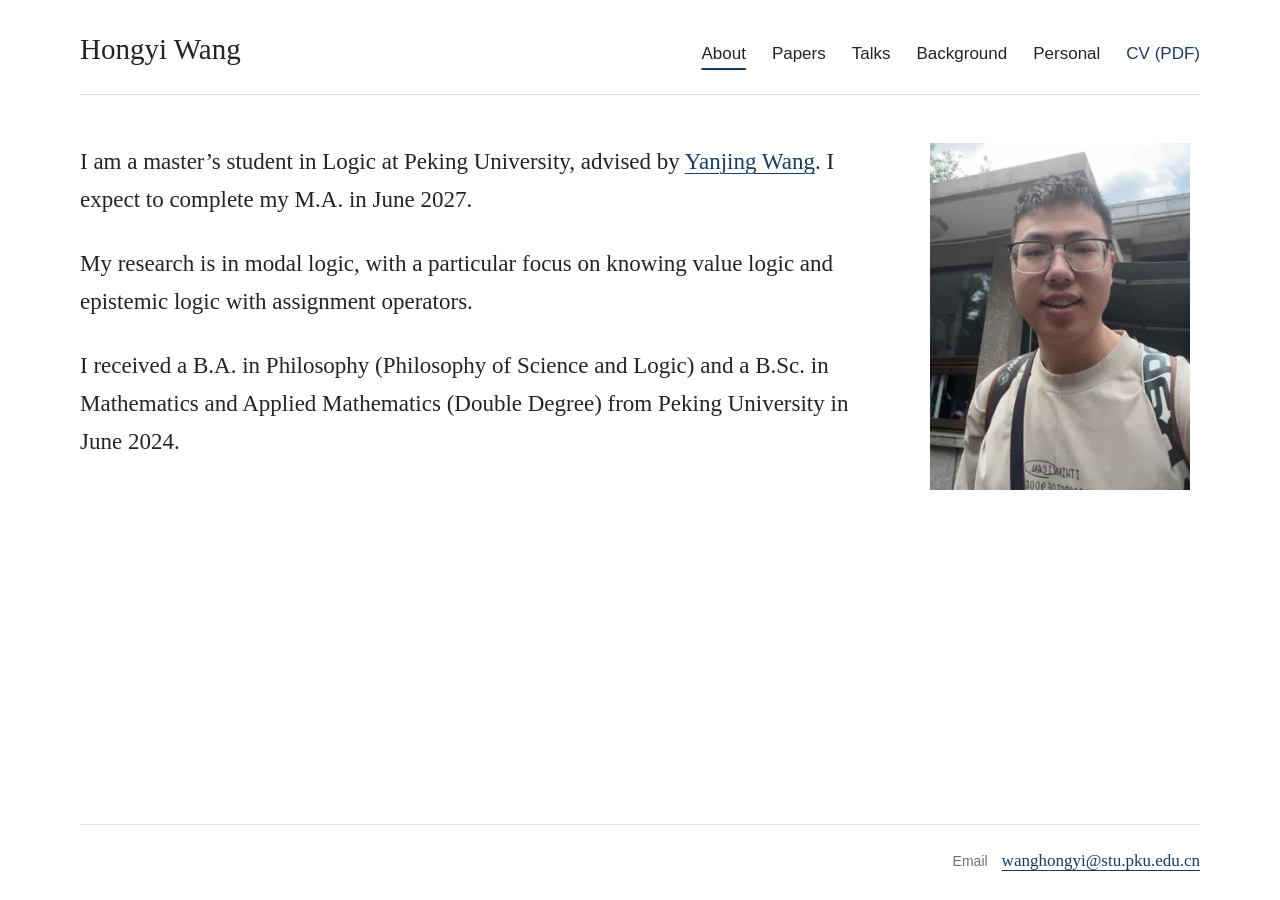
<file: index.html>
<!doctype html>
<html lang="en" data-site-version="http-profile-v5">
<head>
  <meta charset="utf-8">
  <meta name="viewport" content="width=device-width, initial-scale=1">
  <meta name="color-scheme" content="light">
  <title>Hongyi Wang — Logic</title>
  <meta name="description" content="Hongyi Wang is a master's student in Logic at Peking University, working on knowing value logic and epistemic logic with assignment operators.">
  <link rel="canonical" href="https://wanghongyi-logic.github.io/">
  <meta property="og:type" content="website">
  <meta property="og:title" content="Hongyi Wang — Logic">
  <meta property="og:description" content="Logic at Peking University. Papers, talks, and academic background.">
  <meta property="og:url" content="https://wanghongyi-logic.github.io/">
  <meta name="theme-color" content="#ffffff">
  <link rel="icon" href="data:,">
  <link rel="preload" as="image" type="image/webp" href="assets/hongyi-wang-600.webp" imagesrcset="assets/hongyi-wang-300.webp 300w, assets/hongyi-wang-600.webp 600w" imagesizes="(max-width: 760px) 220px, (max-width: 1000px) 240px, 260px" fetchpriority="high">
  <link rel="stylesheet" href="styles.css?v=http-profile-v5">
  <script src="script.js?v=http-profile-v5" defer></script>
  <script type="application/ld+json">
  {"@context":"https://schema.org","@type":"Person","name":"Hongyi Wang","url":"https://wanghongyi-logic.github.io/","email":"mailto:wanghongyi@stu.pku.edu.cn","affiliation":{"@type":"CollegeOrUniversity","name":"Peking University"},"knowsAbout":["Modal logic","Knowing value logic","Epistemic logic with assignment operators"]}
  </script>
</head>
<body>
  <a class="skip-link" href="#main">Skip to content</a>
  <div class="page">
    <header class="site-header">
      <a class="site-name" href="index.html?v=http-profile-v5">Hongyi Wang</a>
      <button class="menu-toggle" type="button" aria-label="Open navigation" aria-expanded="false" aria-controls="primary-nav">
        <svg width="20" height="20" viewBox="0 0 24 24" fill="none" stroke="currentColor" stroke-width="1.5" stroke-linecap="round" aria-hidden="true"><path class="menu-open-icon" d="M4 6h16M4 12h16M4 18h16"/><path class="menu-close-icon" d="m5 5 14 14M19 5 5 19"/></svg>
      </button>
      <nav id="primary-nav" aria-label="Primary navigation">
          <a href="index.html?v=http-profile-v5" aria-current="page">About</a>
          <a href="papers.html?v=http-profile-v5">Papers</a>
          <a href="talks.html?v=http-profile-v5">Talks</a>
          <a href="background.html?v=http-profile-v5">Background</a>
          <a href="personal.html?v=http-profile-v5">Personal</a>
          <a class="cv-link" href="assets/hongyi-wang-cv.pdf?v=20261119-python-proficient" type="application/pdf" target="_blank" rel="noopener">CV (PDF)</a>
      </nav>
    </header>
    <main id="main" class="about-page" tabindex="-1" aria-label="About Hongyi Wang">
      <div class="about-layout">
        <div class="intro-copy">
          <p>I am a master’s student in Logic at Peking University, advised by <a class="nowrap" href="http://wangyanjing.com/" target="_blank" rel="noopener noreferrer">Yanjing Wang</a>. I expect to complete my M.A. in June 2027.</p>
          <p>My research is in modal logic, with a particular focus on knowing value logic and epistemic logic with assignment operators.</p>
          <p>I received a B.A. in Philosophy (Philosophy of Science and Logic) and a B.Sc. in Mathematics and Applied Mathematics (Double Degree) from Peking University in June 2024.</p>
        </div>
        <figure class="portrait"><picture>
          <source type="image/webp" srcset="assets/hongyi-wang-300.webp 300w, assets/hongyi-wang-600.webp 600w" sizes="(max-width: 760px) 220px, (max-width: 1000px) 240px, 260px">
          <img src="assets/hongyi-wang-600.jpg" width="600" height="800" alt="Hongyi Wang" loading="eager" fetchpriority="high" decoding="async">
        </picture></figure>
      </div>
    </main>
    <footer class="site-footer"><p class="footer-contact"><span class="footer-label">Email</span><a href="mailto:wanghongyi@stu.pku.edu.cn">wanghongyi@stu.pku.edu.cn</a></p></footer>
  </div>
</body>
</html>
</file>
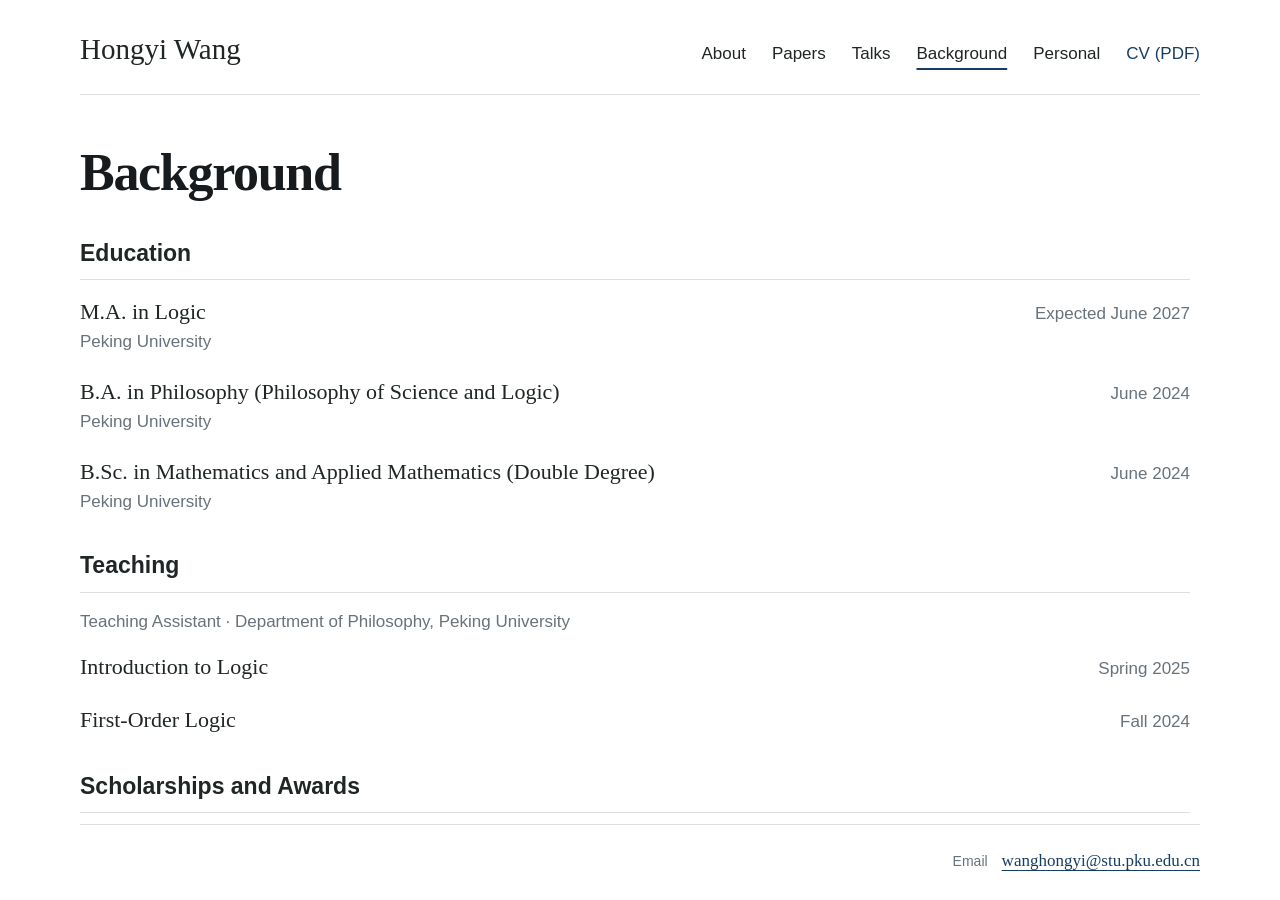
<file: background.html>
<!doctype html>
<html lang="en" data-site-version="http-profile-v5">
<head>
  <meta charset="utf-8">
  <meta name="viewport" content="width=device-width, initial-scale=1">
  <meta name="color-scheme" content="light">
  <title>Background — Hongyi Wang</title>
  <meta name="description" content="Hongyi Wang is a master's student in Logic at Peking University, working on knowing value logic and epistemic logic with assignment operators.">
  <link rel="canonical" href="https://wanghongyi-logic.github.io/background.html">
  <meta property="og:type" content="website">
  <meta property="og:title" content="Background — Hongyi Wang">
  <meta property="og:description" content="Logic at Peking University. Papers, talks, and academic background.">
  <meta property="og:url" content="https://wanghongyi-logic.github.io/background.html">
  <meta name="theme-color" content="#ffffff">
  <link rel="icon" href="data:,">
  <link rel="stylesheet" href="styles.css?v=http-profile-v5">
  <script src="script.js?v=http-profile-v5" defer></script>
  <script type="application/ld+json">
  {"@context":"https://schema.org","@type":"Person","name":"Hongyi Wang","url":"https://wanghongyi-logic.github.io/","email":"mailto:wanghongyi@stu.pku.edu.cn","affiliation":{"@type":"CollegeOrUniversity","name":"Peking University"},"knowsAbout":["Modal logic","Knowing value logic","Epistemic logic with assignment operators"]}
  </script>
</head>
<body>
  <a class="skip-link" href="#main">Skip to content</a>
  <div class="page">
    <header class="site-header">
      <a class="site-name" href="index.html?v=http-profile-v5">Hongyi Wang</a>
      <button class="menu-toggle" type="button" aria-label="Open navigation" aria-expanded="false" aria-controls="primary-nav">
        <svg width="20" height="20" viewBox="0 0 24 24" fill="none" stroke="currentColor" stroke-width="1.5" stroke-linecap="round" aria-hidden="true"><path class="menu-open-icon" d="M4 6h16M4 12h16M4 18h16"/><path class="menu-close-icon" d="m5 5 14 14M19 5 5 19"/></svg>
      </button>
      <nav id="primary-nav" aria-label="Primary navigation">
          <a href="index.html?v=http-profile-v5">About</a>
          <a href="papers.html?v=http-profile-v5">Papers</a>
          <a href="talks.html?v=http-profile-v5">Talks</a>
          <a href="background.html?v=http-profile-v5" aria-current="page">Background</a>
          <a href="personal.html?v=http-profile-v5">Personal</a>
          <a class="cv-link" href="assets/hongyi-wang-cv.pdf?v=20261119-python-proficient" type="application/pdf" target="_blank" rel="noopener">CV (PDF)</a>
      </nav>
    </header>
    <main id="main" class="content-page" tabindex="-1">
      <section class="background-section" aria-labelledby="background-heading">
        <h1 id="background-heading">Background</h1>
        <section class="background-group" aria-labelledby="education-heading">
          <h2 id="education-heading">Education</h2>
          <div class="background-row">
            <div><h3>M.A. in Logic</h3><p>Peking University</p></div>
            <p class="row-date">Expected June 2027</p>
          </div>
          <div class="background-row">
            <div><h3>B.A. in Philosophy (Philosophy of Science and Logic)</h3><p>Peking University</p></div>
            <p class="row-date">June 2024</p>
          </div>
          <div class="background-row">
            <div><h3>B.Sc. in Mathematics and Applied Mathematics (Double Degree)</h3><p>Peking University</p></div>
            <p class="row-date">June 2024</p>
          </div>
        </section>
        <section class="background-group" aria-labelledby="teaching-heading">
          <h2 id="teaching-heading">Teaching</h2>
          <p class="group-context">Teaching Assistant · Department of Philosophy, Peking University</p>
          <div class="background-row"><h3>Introduction to Logic</h3><p class="row-date">Spring 2025</p></div>
          <div class="background-row"><h3>First-Order Logic</h3><p class="row-date">Fall 2024</p></div>
        </section>
        <section class="background-group" aria-labelledby="awards-heading">
          <h2 id="awards-heading">Scholarships and Awards</h2>
          <div class="background-row"><h3>Song Wenjian Scholarship on Logic</h3><p class="row-date">2026</p></div>
          <div class="background-row"><h3>Postgraduate Academic Scholarship</h3><p class="row-date">2024–2026</p></div>
        </section>
      </section>
    </main>
    <footer class="site-footer"><p class="footer-contact"><span class="footer-label">Email</span><a href="mailto:wanghongyi@stu.pku.edu.cn">wanghongyi@stu.pku.edu.cn</a></p></footer>
  </div>
</body>
</html>
</file>
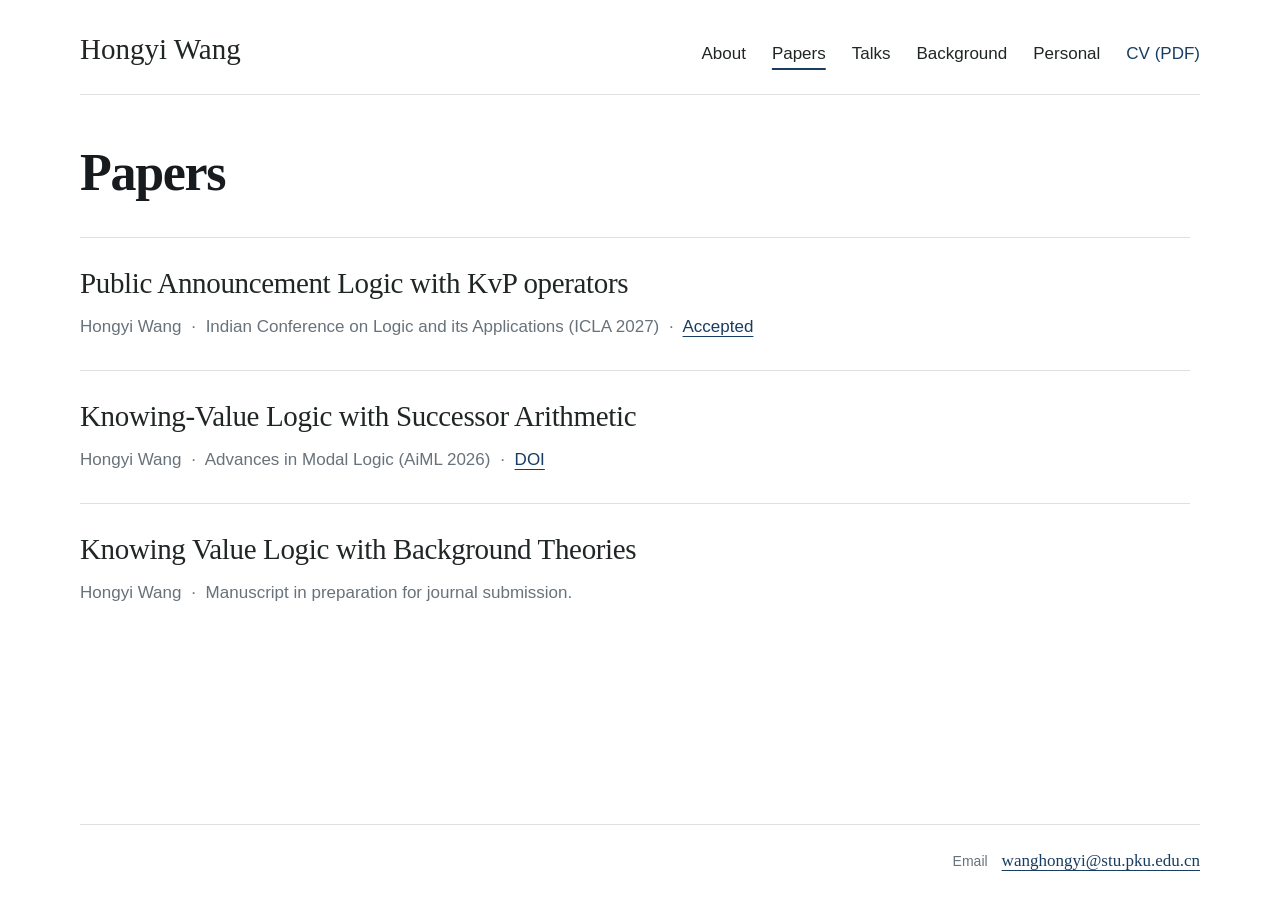
<file: papers.html>
<!doctype html>
<html lang="en" data-site-version="http-profile-v5">
<head>
  <meta charset="utf-8">
  <meta name="viewport" content="width=device-width, initial-scale=1">
  <meta name="color-scheme" content="light">
  <title>Papers — Hongyi Wang</title>
  <meta name="description" content="Hongyi Wang is a master's student in Logic at Peking University, working on knowing value logic and epistemic logic with assignment operators.">
  <link rel="canonical" href="https://wanghongyi-logic.github.io/papers.html">
  <meta property="og:type" content="website">
  <meta property="og:title" content="Papers — Hongyi Wang">
  <meta property="og:description" content="Logic at Peking University. Papers, talks, and academic background.">
  <meta property="og:url" content="https://wanghongyi-logic.github.io/papers.html">
  <meta name="theme-color" content="#ffffff">
  <link rel="icon" href="data:,">
  <link rel="stylesheet" href="styles.css?v=http-profile-v5">
  <script src="script.js?v=http-profile-v5" defer></script>
  <script type="application/ld+json">
  {"@context":"https://schema.org","@type":"Person","name":"Hongyi Wang","url":"https://wanghongyi-logic.github.io/","email":"mailto:wanghongyi@stu.pku.edu.cn","affiliation":{"@type":"CollegeOrUniversity","name":"Peking University"},"knowsAbout":["Modal logic","Knowing value logic","Epistemic logic with assignment operators"]}
  </script>
</head>
<body>
  <a class="skip-link" href="#main">Skip to content</a>
  <div class="page">
    <header class="site-header">
      <a class="site-name" href="index.html?v=http-profile-v5">Hongyi Wang</a>
      <button class="menu-toggle" type="button" aria-label="Open navigation" aria-expanded="false" aria-controls="primary-nav">
        <svg width="20" height="20" viewBox="0 0 24 24" fill="none" stroke="currentColor" stroke-width="1.5" stroke-linecap="round" aria-hidden="true"><path class="menu-open-icon" d="M4 6h16M4 12h16M4 18h16"/><path class="menu-close-icon" d="m5 5 14 14M19 5 5 19"/></svg>
      </button>
      <nav id="primary-nav" aria-label="Primary navigation">
          <a href="index.html?v=http-profile-v5">About</a>
          <a href="papers.html?v=http-profile-v5" aria-current="page">Papers</a>
          <a href="talks.html?v=http-profile-v5">Talks</a>
          <a href="background.html?v=http-profile-v5">Background</a>
          <a href="personal.html?v=http-profile-v5">Personal</a>
          <a class="cv-link" href="assets/hongyi-wang-cv.pdf?v=20261119-python-proficient" type="application/pdf" target="_blank" rel="noopener">CV (PDF)</a>
      </nav>
    </header>
    <main id="main" class="content-page" tabindex="-1">
      <section id="papers" class="papers-section" aria-labelledby="papers-heading">
        <h1 id="papers-heading">Papers</h1>
        <div class="paper-list">
          <article class="paper">
            <h2>Public Announcement Logic with KvP operators</h2>
            <p class="metadata">Hongyi Wang <span class="separator" aria-hidden="true">·</span> <cite>Indian Conference on Logic and its Applications (ICLA 2027)</cite> <span class="separator" aria-hidden="true">·</span> <a href="https://conf.researchr.org/track/icla-2027/icla-2027-papers" target="_blank" rel="noopener" aria-label="ICLA 2027 accepted papers">Accepted</a></p>
          </article>
          <article class="paper">
            <h2>Knowing-Value Logic with Successor Arithmetic</h2>
            <p class="metadata">Hongyi Wang <span class="separator" aria-hidden="true">·</span> <cite>Advances in Modal Logic</cite> <span class="citation-tail"><cite>(AiML 2026)</cite> <span class="separator" aria-hidden="true">·</span> <a href="https://doi.org/10.4204/EPTCS.447.41" target="_blank" rel="noopener" aria-label="DOI for Knowing-Value Logic with Successor Arithmetic">DOI</a></span></p>
          </article>
          <article class="paper">
            <h2>Knowing Value Logic with Background Theories</h2>
            <p class="metadata">Hongyi Wang <span class="separator" aria-hidden="true">·</span> Manuscript in preparation for journal submission.</p>
          </article>
        </div>
      </section>
    </main>
    <footer class="site-footer"><p class="footer-contact"><span class="footer-label">Email</span><a href="mailto:wanghongyi@stu.pku.edu.cn">wanghongyi@stu.pku.edu.cn</a></p></footer>
  </div>
</body>
</html>
</file>
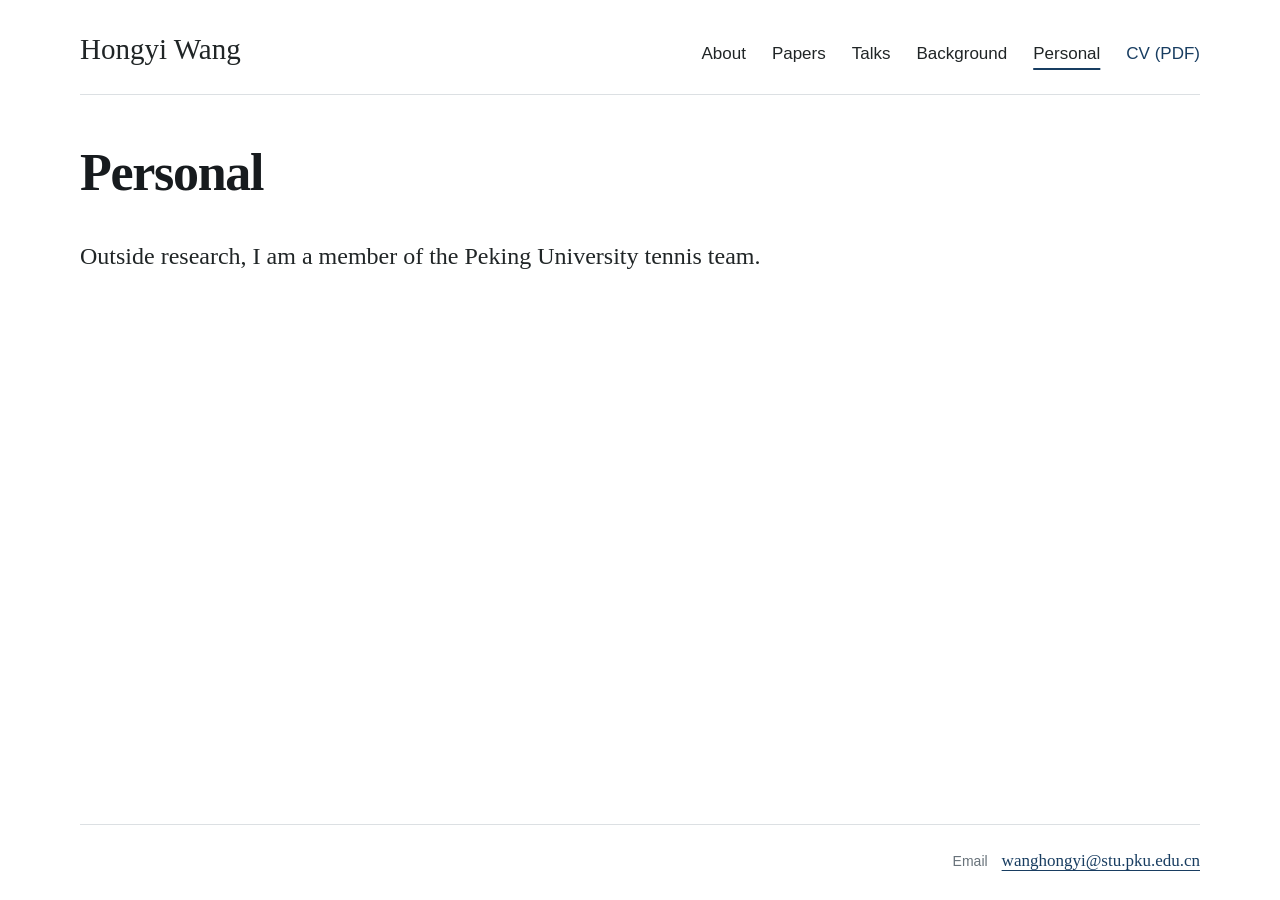
<file: personal.html>
<!doctype html>
<html lang="en" data-site-version="http-profile-v5">
<head>
  <meta charset="utf-8">
  <meta name="viewport" content="width=device-width, initial-scale=1">
  <meta name="color-scheme" content="light">
  <title>Personal — Hongyi Wang</title>
  <meta name="description" content="Hongyi Wang is a master's student in Logic at Peking University, working on knowing value logic and epistemic logic with assignment operators.">
  <link rel="canonical" href="https://wanghongyi-logic.github.io/personal.html">
  <meta property="og:type" content="website">
  <meta property="og:title" content="Personal — Hongyi Wang">
  <meta property="og:description" content="Logic at Peking University. Papers, talks, and academic background.">
  <meta property="og:url" content="https://wanghongyi-logic.github.io/personal.html">
  <meta name="theme-color" content="#ffffff">
  <link rel="icon" href="data:,">
  <link rel="stylesheet" href="styles.css?v=http-profile-v5">
  <script src="script.js?v=http-profile-v5" defer></script>
  <script type="application/ld+json">
  {"@context":"https://schema.org","@type":"Person","name":"Hongyi Wang","url":"https://wanghongyi-logic.github.io/","email":"mailto:wanghongyi@stu.pku.edu.cn","affiliation":{"@type":"CollegeOrUniversity","name":"Peking University"},"knowsAbout":["Modal logic","Knowing value logic","Epistemic logic with assignment operators"]}
  </script>
</head>
<body>
  <a class="skip-link" href="#main">Skip to content</a>
  <div class="page">
    <header class="site-header">
      <a class="site-name" href="index.html?v=http-profile-v5">Hongyi Wang</a>
      <button class="menu-toggle" type="button" aria-label="Open navigation" aria-expanded="false" aria-controls="primary-nav">
        <svg width="20" height="20" viewBox="0 0 24 24" fill="none" stroke="currentColor" stroke-width="1.5" stroke-linecap="round" aria-hidden="true"><path class="menu-open-icon" d="M4 6h16M4 12h16M4 18h16"/><path class="menu-close-icon" d="m5 5 14 14M19 5 5 19"/></svg>
      </button>
      <nav id="primary-nav" aria-label="Primary navigation">
          <a href="index.html?v=http-profile-v5">About</a>
          <a href="papers.html?v=http-profile-v5">Papers</a>
          <a href="talks.html?v=http-profile-v5">Talks</a>
          <a href="background.html?v=http-profile-v5">Background</a>
          <a href="personal.html?v=http-profile-v5" aria-current="page">Personal</a>
          <a class="cv-link" href="assets/hongyi-wang-cv.pdf?v=20261119-python-proficient" type="application/pdf" target="_blank" rel="noopener">CV (PDF)</a>
      </nav>
    </header>
    <main id="main" class="content-page" tabindex="-1">
      <section id="personal" class="personal-section" aria-labelledby="personal-heading">
        <h1 id="personal-heading">Personal</h1>
        <p>Outside research, I am a member of the Peking University tennis team.</p>
      </section>
    </main>
    <footer class="site-footer"><p class="footer-contact"><span class="footer-label">Email</span><a href="mailto:wanghongyi@stu.pku.edu.cn">wanghongyi@stu.pku.edu.cn</a></p></footer>
  </div>
</body>
</html>
</file>
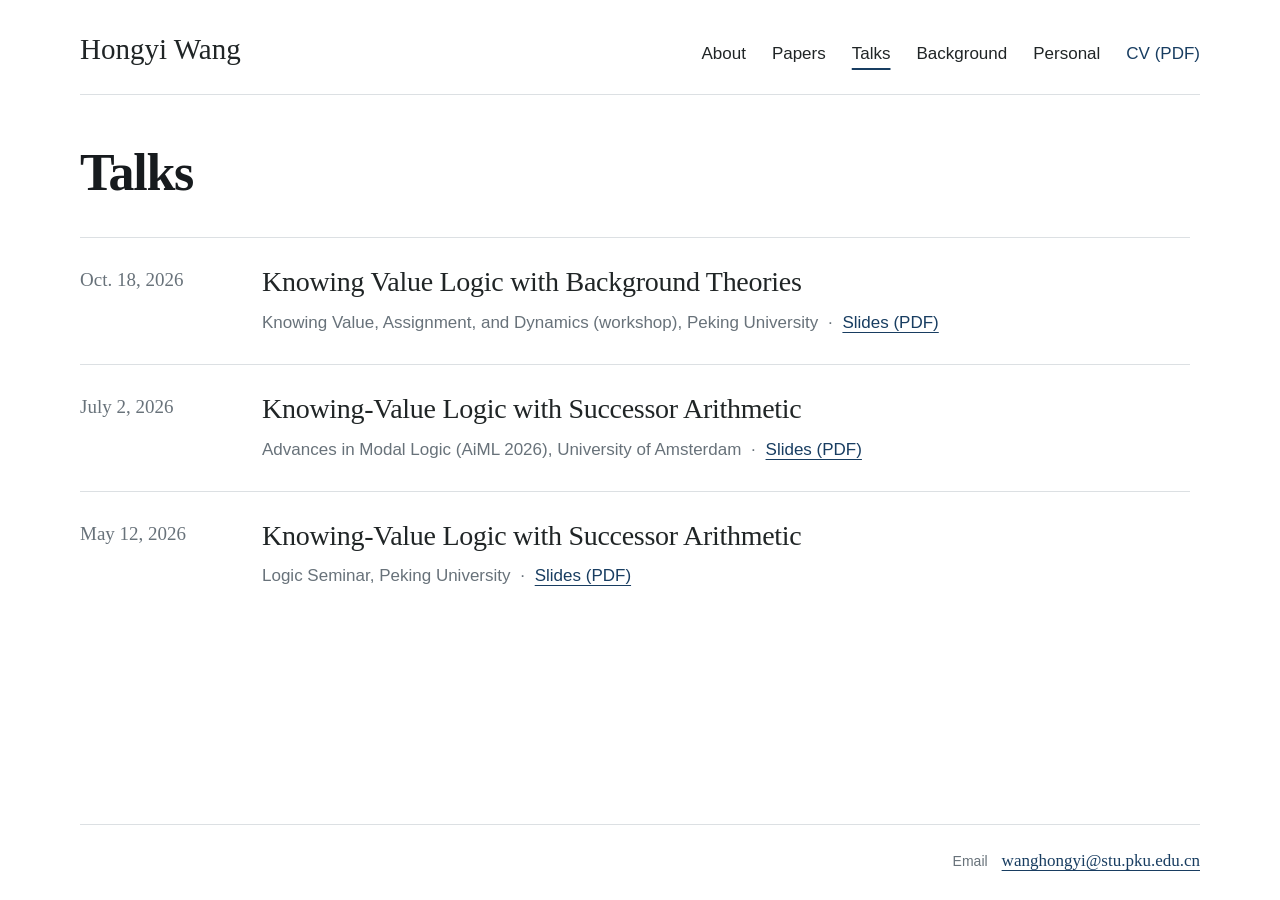
<file: talks.html>
<!doctype html>
<html lang="en" data-site-version="http-profile-v5">
<head>
  <meta charset="utf-8">
  <meta name="viewport" content="width=device-width, initial-scale=1">
  <meta name="color-scheme" content="light">
  <title>Talks — Hongyi Wang</title>
  <meta name="description" content="Hongyi Wang is a master's student in Logic at Peking University, working on knowing value logic and epistemic logic with assignment operators.">
  <link rel="canonical" href="https://wanghongyi-logic.github.io/talks.html">
  <meta property="og:type" content="website">
  <meta property="og:title" content="Talks — Hongyi Wang">
  <meta property="og:description" content="Logic at Peking University. Papers, talks, and academic background.">
  <meta property="og:url" content="https://wanghongyi-logic.github.io/talks.html">
  <meta name="theme-color" content="#ffffff">
  <link rel="icon" href="data:,">
  <link rel="stylesheet" href="styles.css?v=http-profile-v5">
  <script src="script.js?v=http-profile-v5" defer></script>
  <script type="application/ld+json">
  {"@context":"https://schema.org","@type":"Person","name":"Hongyi Wang","url":"https://wanghongyi-logic.github.io/","email":"mailto:wanghongyi@stu.pku.edu.cn","affiliation":{"@type":"CollegeOrUniversity","name":"Peking University"},"knowsAbout":["Modal logic","Knowing value logic","Epistemic logic with assignment operators"]}
  </script>
</head>
<body>
  <a class="skip-link" href="#main">Skip to content</a>
  <div class="page">
    <header class="site-header">
      <a class="site-name" href="index.html?v=http-profile-v5">Hongyi Wang</a>
      <button class="menu-toggle" type="button" aria-label="Open navigation" aria-expanded="false" aria-controls="primary-nav">
        <svg width="20" height="20" viewBox="0 0 24 24" fill="none" stroke="currentColor" stroke-width="1.5" stroke-linecap="round" aria-hidden="true"><path class="menu-open-icon" d="M4 6h16M4 12h16M4 18h16"/><path class="menu-close-icon" d="m5 5 14 14M19 5 5 19"/></svg>
      </button>
      <nav id="primary-nav" aria-label="Primary navigation">
          <a href="index.html?v=http-profile-v5">About</a>
          <a href="papers.html?v=http-profile-v5">Papers</a>
          <a href="talks.html?v=http-profile-v5" aria-current="page">Talks</a>
          <a href="background.html?v=http-profile-v5">Background</a>
          <a href="personal.html?v=http-profile-v5">Personal</a>
          <a class="cv-link" href="assets/hongyi-wang-cv.pdf?v=20261119-python-proficient" type="application/pdf" target="_blank" rel="noopener">CV (PDF)</a>
      </nav>
    </header>
    <main id="main" class="content-page" tabindex="-1">
      <section id="talks" class="talks-section" aria-labelledby="talks-heading">
        <h1 id="talks-heading">Talks</h1>
        <div class="talk-list">
          <article class="talk">
            <time datetime="2026-10-18">Oct. 18, 2026</time>
            <div><h2>Knowing Value Logic with Background Theories</h2>
            <p class="metadata">Knowing Value, Assignment, and Dynamics (workshop), Peking University <span class="resource-link"><span class="separator" aria-hidden="true">·</span> <a href="assets/slides/2026-10-18-pku-workshop-knowing-value-logic-with-background-theories.pdf" type="application/pdf" target="_blank" rel="noopener" aria-label="Slides for Knowing Value Logic with Background Theories, PKU Workshop, October 18, 2026">Slides (PDF)</a></span></p></div>
          </article>
          <article class="talk">
            <time datetime="2026-07-02">July 2, 2026</time>
            <div><h2>Knowing-Value Logic with Successor Arithmetic</h2>
            <p class="metadata">Advances in Modal Logic (AiML 2026), University of Amsterdam <span class="resource-link"><span class="separator" aria-hidden="true">·</span> <a href="assets/slides/2026-07-02-aiml-knowing-value-logic-with-successor-arithmetic.pdf" type="application/pdf" target="_blank" rel="noopener" aria-label="Slides for Knowing-Value Logic with Successor Arithmetic, AiML, July 2, 2026">Slides (PDF)</a></span></p></div>
          </article>
          <article class="talk">
            <time datetime="2026-05-12">May 12, 2026</time>
            <div><h2>Knowing-Value Logic with Successor Arithmetic</h2>
            <p class="metadata">Logic Seminar, Peking University <span class="resource-link"><span class="separator" aria-hidden="true">·</span> <a href="assets/slides/2026-05-12-pku-logic-seminar-knowing-value-logic-with-successor-arithmetic.pdf" type="application/pdf" target="_blank" rel="noopener" aria-label="Slides for Knowing-Value Logic with Successor Arithmetic, PKU Logic Seminar, May 12, 2026">Slides (PDF)</a></span></p></div>
          </article>
        </div>
      </section>
    </main>
    <footer class="site-footer"><p class="footer-contact"><span class="footer-label">Email</span><a href="mailto:wanghongyi@stu.pku.edu.cn">wanghongyi@stu.pku.edu.cn</a></p></footer>
  </div>
</body>
</html>
</file>
<file: styles.css>
/* Shared editorial system, based on the image-generated five-page concepts. */
:root {
  color-scheme: light;
  --viewport-height: 100vh;
  --background: #fff;
  --text: #202526;
  --muted: #68727a;
  --link: #183d61;
  --rule: #dce0e3;
  --serif: Georgia, "Times New Roman", serif;
  --sans: -apple-system, BlinkMacSystemFont, "Segoe UI", Arial, sans-serif;
}
@supports (height: 100dvh) { :root { --viewport-height: 100dvh; } }
* { box-sizing: border-box; }
html { height: 100%; }
body { height: 100%; overflow: hidden; margin: 0; color: var(--text); background: var(--background); font: 400 18px/1.55 var(--sans); -webkit-font-smoothing: antialiased; }
a { color: var(--link); text-decoration-thickness: 1px; text-underline-offset: 4px; }
a:hover { color: #0b2944; text-decoration-thickness: 2px; }
a:focus-visible { outline: 2px solid var(--link); outline-offset: 5px; }
.page { width: min(1120px, calc(100% - 64px)); height: var(--viewport-height); min-height: 0; margin-inline: auto; display: flex; flex-direction: column; }
.site-header { flex-shrink: 0; display: flex; align-items: baseline; justify-content: space-between; gap: 24px; padding: 30px 0 25px; border-bottom: 1px solid var(--rule); }
.site-name { color: var(--text); font: 400 29px/1.35 var(--serif); text-decoration: none; white-space: nowrap; }
.site-header nav { display: flex; align-items: center; flex-wrap: wrap; gap: 26px; font-size: 17px; }
.site-header nav a { color: var(--text); text-decoration: none; white-space: nowrap; }
.site-header nav a:hover { color: var(--link); }
.site-header nav a[aria-current="page"] { text-decoration: underline; text-decoration-color: var(--link); text-decoration-thickness: 2px; text-underline-offset: 9px; }
.site-header nav .cv-link { color: var(--link); }
.menu-toggle { display: none; }
.menu-close-icon { display: none; }
.menu-toggle[aria-expanded="true"] .menu-open-icon { display: none; }
.menu-toggle[aria-expanded="true"] .menu-close-icon { display: block; }
main { flex: 1 1 0px; min-height: 0; overflow-y: auto; scrollbar-gutter: stable; scrollbar-width: thin; padding-top: 48px; padding-bottom: 48px; }
h1,h2,h3,p,figure { margin: 0; }
h1 { margin-bottom: 34px; color: #171b1e; font: 700 52px/1.15 var(--serif); letter-spacing: -0.025em; }
.about-page { padding-top: 48px; }
.about-layout { display: grid; grid-template-columns: minmax(0,1fr) 260px; align-items: start; gap: 60px; }
.intro-copy { font: 400 23px/1.65 var(--serif); }
.intro-copy p + p { margin-top: 26px; }
.portrait { width: 260px; }
.portrait img { display: block; width: 100%; height: auto; aspect-ratio: 3/4; object-fit: cover; object-position: 50% 100%; }
.nowrap,.citation-tail,.resource-link { white-space: nowrap; }
.paper-list,.talk-list { border-top: 1px solid var(--rule); }
.paper { padding: 26px 0 29px; border-bottom: 1px solid var(--rule); }
.paper:last-child, .talk:last-child { border-bottom: 0; }
.paper h2 { font: 400 29px/1.35 var(--serif); letter-spacing: -0.012em; }
.metadata { color: var(--muted); font-size: 17px; line-height: 1.65; }
.paper .metadata { margin-top: 10px; }
cite { font-style: normal; }
.separator { margin-inline: 5px; }
.talk { display: grid; grid-template-columns: 150px minmax(0,1fr); gap: 32px; padding: 25px 0 27px; border-bottom: 1px solid var(--rule); }
.talk time { color: var(--muted); padding-top: 3px; font: 400 19px/1.5 var(--serif); }
.talk h2 { font: 400 28px/1.35 var(--serif); letter-spacing: -0.01em; }
.talk .metadata { margin-top: 8px; }
.background-group + .background-group { margin-top: 34px; }
.background-group h2 { font: 600 23px/1.4 var(--sans); margin-bottom: 16px; padding-bottom: 10px; border-bottom: 1px solid var(--rule); }
.background-row { display: grid; grid-template-columns: minmax(0,1fr) max-content; column-gap: 36px; align-items: baseline; }
.background-row + .background-row { margin-top: 21px; }
.background-row h3 { font: 400 22px/1.45 var(--serif); }
.background-row p { color: var(--muted); font-size: 17px; line-height: 1.6; }
.background-row .row-date { white-space: nowrap; }
.group-context { color: var(--muted); font-size: 17px; margin: 0 0 16px; }
.personal-section p { font: 400 24px/1.65 var(--serif); }
.site-footer { flex-shrink: 0; width: 100%; background: var(--background); padding: 22px 0 max(26px, env(safe-area-inset-bottom)); border-top: 1px solid var(--rule); }
.footer-contact { display: flex; align-items: baseline; justify-content: flex-end; flex-wrap: wrap; gap: 6px 14px; font: 400 17px/1.6 var(--serif); }
.footer-label { color: var(--muted); font: 400 14px/1.6 var(--sans); }
.skip-link { position: absolute; z-index: 10; top: 10px; left: 12px; padding: 8px 12px; background: white; transform: translateY(-180%); }
.skip-link:focus { transform: translateY(0); }
main:focus { outline: none; }
@media (max-width: 1000px) {
  .site-header { flex-wrap: wrap; gap: 20px; }
  .site-header nav { gap: 23px; font-size: 16px; }
  .about-layout { gap: 40px; grid-template-columns: minmax(0,1fr) 240px; }
  .portrait { width: 240px; }
  .intro-copy { font-size: 22px; }
  .talk { grid-template-columns: 135px minmax(0,1fr); gap: 22px; }
}
@media (max-width: 760px) {
  .page { width: calc(100% - 44px); }
  .site-header { display: flex; align-items: center; flex-wrap: wrap; gap: 0; padding: 22px 0; }
  .site-name { display: inline-block; font-size: 26px; }
  .site-header nav { display: grid; grid-template-columns: 1fr; width: 100%; gap: 0; font-size: 17px; margin-top: 18px; padding-top: 10px; border-top: 1px solid var(--rule); }
  .site-header nav a { padding: 10px 0; }
  .js .site-header nav:not(.is-open) { display: none; }
  .js .menu-toggle { display: inline-flex; min-height: 44px; min-width: 44px; width: 44px; align-items: center; justify-content: center; gap: 0; margin-left: auto; padding: 0; border: 0; color: var(--text); background: transparent; font: 400 16px/1.5 var(--sans); cursor: pointer; }
  .menu-toggle:focus-visible { outline: 2px solid var(--link); outline-offset: 5px; }
  main,.about-page { padding-top: 36px; }
  h1 { font-size: 38px; margin-bottom: 27px; }
  .about-layout { grid-template-columns: 1fr; gap: 30px; }
  .intro-copy { font-size: 21px; line-height: 1.65; }
  .intro-copy p + p { margin-top: 23px; }
  .portrait { width: 220px; justify-self: center; }
  .paper { padding: 22px 0 25px; }
  .paper h2 { font-size: 24px; line-height: 1.4; }
  .metadata { font-size: 16px; }
  .separator { margin-inline: 4px; }
  .talk { grid-template-columns: 1fr; gap: 7px; padding: 22px 0; }
  .talk time { font-size: 16px; padding-top: 0; }
  .talk h2 { font-size: 24px; }
  .background-group + .background-group { margin-top: 32px; }
  .background-group h2 { font-size: 21px; }
  .background-row { grid-template-columns: 1fr; gap: 5px; }
  .background-row + .background-row { margin-top: 24px; }
  .background-row h3 { font-size: 22px; }
  .background-row p,.group-context { font-size: 16px; }
  .personal-section p { font-size: 22px; }
  .site-footer { padding: 17px 0 max(21px, env(safe-area-inset-bottom)); }
  .footer-contact { font-size: 16px; }
}
@media print {
  .page { width: 100%; height: auto; display: block; }
  body { height: auto; overflow: visible; }
  main { overflow: visible; }
  .site-footer { margin-top: 32px; }
  .site-header { display: none; }
  main,.about-page { padding-top: 0; }
  h1 { font-size: 28pt; }
  .intro-copy,.personal-section p { font-size: 12pt; }
  .paper h2,.talk h2,.background-row h3 { font-size: 13pt; }
  .metadata,.background-row p,.group-context { font-size: 10pt; }
  .paper,.talk,.background-row { break-inside: avoid; }
  a { color: inherit; }
}
</file>
